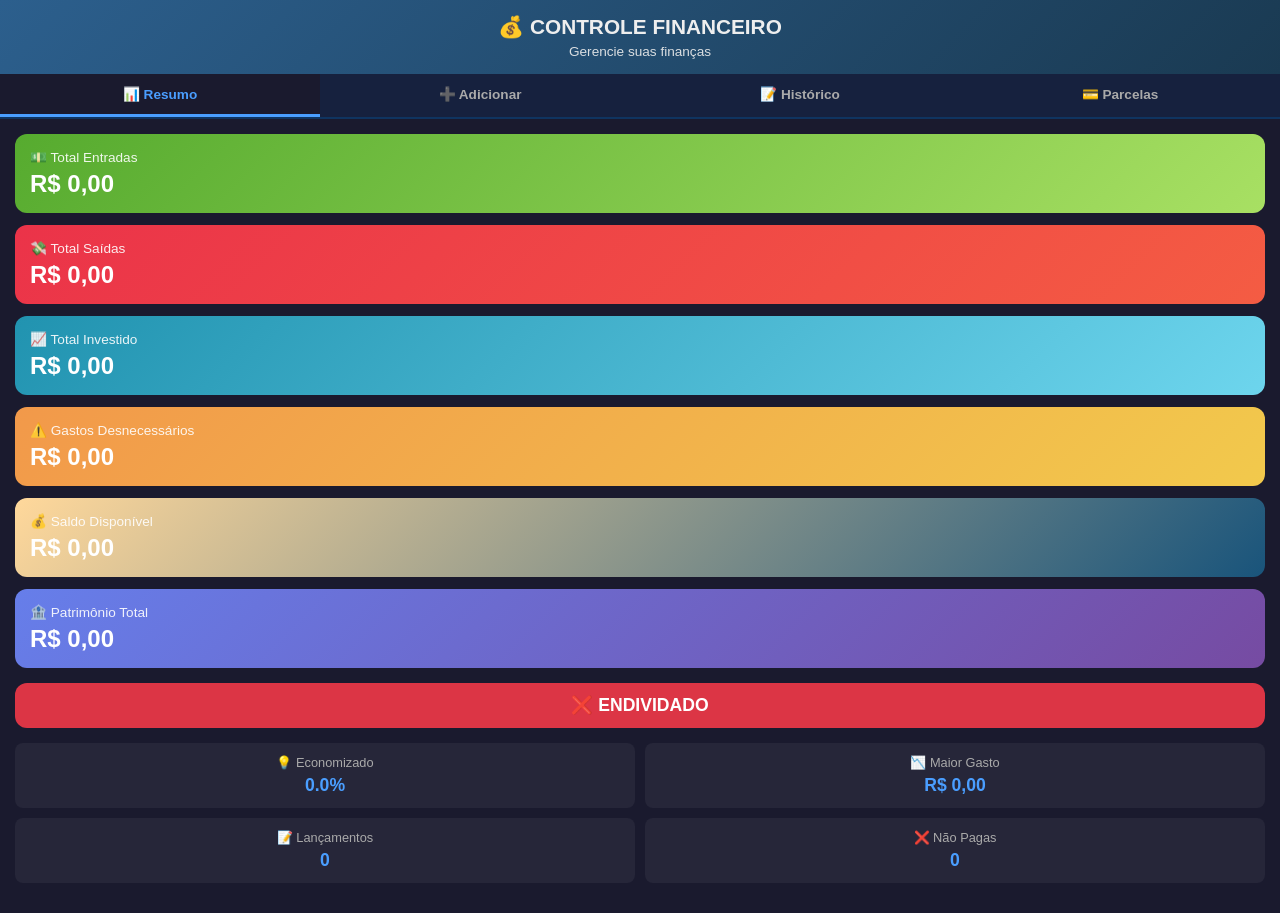
<file: index.html>
<!DOCTYPE html>
<html lang="pt-BR">
<head>
    <meta charset="UTF-8">
    <meta name="viewport" content="width=device-width, initial-scale=1.0, maximum-scale=1.0, user-scalable=no">
    <title>💰 Controle Financeiro Mobile</title>
    <style>
        * {
            margin: 0;
            padding: 0;
            box-sizing: border-box;
            -webkit-tap-highlight-color: transparent;
        }

        body {
            font-family: -apple-system, BlinkMacSystemFont, 'Segoe UI', sans-serif;
            background: #1a1a2e;
            color: #eee;
            overflow-x: hidden;
        }

        /* LAYOUT MOBILE FIRST */
        .app-container {
            display: flex;
            flex-direction: column;
            min-height: 100vh;
        }

        /* HEADER */
        .header {
            background: linear-gradient(135deg, #2C5F8D 0%, #1a3a52 100%);
            padding: 15px;
            text-align: center;
        }

        .header h1 {
            font-size: 1.3em;
            margin-bottom: 5px;
        }

        .header p {
            font-size: 0.85em;
            opacity: 0.9;
        }

        /* ABAS DE NAVEGAÇÃO */
        .nav-tabs {
            display: flex;
            background: #16213e;
            border-bottom: 2px solid #0f3460;
            position: sticky;
            top: 0;
            z-index: 100;
        }

        .nav-tab {
            flex: 1;
            padding: 12px 8px;
            text-align: center;
            background: #16213e;
            color: #aaa;
            border: none;
            font-size: 0.85em;
            font-weight: 600;
            cursor: pointer;
            border-bottom: 3px solid transparent;
        }

        .nav-tab.active {
            color: #4a9eff;
            border-bottom-color: #4a9eff;
            background: #1a1a2e;
        }

        /* CONTEÚDO DAS ABAS */
        .tab-content {
            display: none;
            padding: 15px;
        }

        .tab-content.active {
            display: block;
        }

        /* CARDS DE RESUMO */
        .summary-card {
            border-radius: 12px;
            padding: 15px;
            margin-bottom: 12px;
            color: white;
        }

        .summary-card.green { background: linear-gradient(135deg, #56ab2f 0%, #a8e063 100%); }
        .summary-card.red { background: linear-gradient(135deg, #eb3349 0%, #f45c43 100%); }
        .summary-card.blue { background: linear-gradient(135deg, #2193b0 0%, #6dd5ed 100%); }
        .summary-card.orange { background: linear-gradient(135deg, #f2994a 0%, #f2c94c 100%); }
        .summary-card.yellow { background: linear-gradient(135deg, #ffd89b 0%, #19547b 100%); }
        .summary-card.purple { background: linear-gradient(135deg, #667eea 0%, #764ba2 100%); }

        .summary-label {
            font-size: 0.85em;
            opacity: 0.9;
            margin-bottom: 5px;
        }

        .summary-value {
            font-size: 1.5em;
            font-weight: bold;
        }

        .status-badge {
            padding: 12px;
            border-radius: 12px;
            text-align: center;
            font-weight: bold;
            font-size: 1.1em;
            margin: 15px 0;
        }

        .status-badge.positive { background: #28a745; color: white; }
        .status-badge.negative { background: #dc3545; color: white; }

        /* FORMULÁRIO */
        .form-section {
            background: #16213e;
            border-radius: 12px;
            padding: 15px;
            margin-bottom: 15px;
        }

        .form-title {
            font-size: 1.2em;
            color: #4a9eff;
            margin-bottom: 15px;
            font-weight: bold;
        }

        .form-group {
            margin-bottom: 12px;
        }

        .form-group label {
            display: block;
            margin-bottom: 5px;
            font-size: 0.85em;
            color: #aaa;
            font-weight: 600;
        }

        .form-group input,
        .form-group select {
            width: 100%;
            padding: 14px;
            border: 2px solid #0f3460;
            border-radius: 8px;
            background: #0f1923;
            color: #eee;
            font-size: 16px;
        }

        .form-group input:focus,
        .form-group select:focus {
            outline: none;
            border-color: #4a9eff;
        }

        .checkbox-label {
            display: flex;
            align-items: center;
            gap: 10px;
            margin: 12px 0;
            font-size: 0.9em;
        }

        .checkbox-label input {
            width: 22px;
            height: 22px;
        }

        .btn {
            width: 100%;
            padding: 16px;
            border: none;
            border-radius: 8px;
            font-size: 1em;
            font-weight: bold;
            cursor: pointer;
            margin-top: 10px;
        }

        .btn-primary {
            background: linear-gradient(135deg, #4a9eff 0%, #2C5F8D 100%);
            color: white;
        }

        .btn-success {
            background: #28a745;
            color: white;
            padding: 10px 15px;
            font-size: 0.9em;
        }

        .btn-danger {
            background: #dc3545;
            color: white;
            padding: 10px 15px;
            font-size: 0.9em;
        }

        /* LISTA DE LANÇAMENTOS */
        .lancamento-card {
            background: #16213e;
            border-radius: 10px;
            padding: 12px;
            margin-bottom: 10px;
            border-left: 4px solid #4a9eff;
        }

        .lancamento-header {
            display: flex;
            justify-content: space-between;
            align-items: center;
            margin-bottom: 8px;
        }

        .lancamento-desc {
            font-weight: bold;
            font-size: 1em;
        }

        .lancamento-valor {
            font-size: 1.1em;
            font-weight: bold;
        }

        .lancamento-valor.entrada { color: #56ab2f; }
        .lancamento-valor.saida { color: #eb3349; }
        .lancamento-valor.investimento { color: #2193b0; }

        .lancamento-footer {
            display: flex;
            justify-content: space-between;
            align-items: center;
            margin-top: 8px;
            padding-top: 8px;
            border-top: 1px solid #0f3460;
        }

        .lancamento-data {
            font-size: 0.85em;
            color: #aaa;
        }

        .btn-group {
            display: flex;
            gap: 5px;
        }

        /* EMPTY STATE */
        .empty-state {
            text-align: center;
            padding: 40px 20px;
            color: #666;
        }

        .empty-state-icon {
            font-size: 3em;
            margin-bottom: 10px;
        }

        /* STATUS BADGES */
        .badge-status {
            display: inline-block;
            padding: 4px 10px;
            border-radius: 12px;
            font-size: 0.75em;
            font-weight: bold;
        }

        .badge-paga { background: #28a745; color: white; }
        .badge-nao-paga { background: #dc3545; color: white; }
        .badge-parcelada { background: #ffc107; color: #000; }

        /* STATS */
        .stats-grid {
            display: grid;
            grid-template-columns: 1fr 1fr;
            gap: 10px;
            margin: 15px 0;
        }

        .stat-item {
            background: rgba(255,255,255,0.05);
            padding: 12px;
            border-radius: 8px;
            text-align: center;
        }

        .stat-label {
            font-size: 0.8em;
            color: #aaa;
            margin-bottom: 5px;
        }

        .stat-value {
            font-size: 1.1em;
            font-weight: bold;
            color: #4a9eff;
        }

        /* PARCELAMENTO CARD */
        .parcela-card {
            background: linear-gradient(135deg, #17a2b8 0%, #138496 100%);
            border-radius: 10px;
            padding: 15px;
            margin-bottom: 15px;
            color: white;
        }

        .parcela-title {
            font-size: 1.1em;
            font-weight: bold;
            margin-bottom: 10px;
        }

        .parcela-info {
            background: rgba(255,255,255,0.1);
            padding: 10px;
            border-radius: 8px;
            margin-bottom: 10px;
        }

        .parcela-row {
            display: flex;
            justify-content: space-between;
            margin: 5px 0;
            font-size: 0.9em;
        }

        .progress-bar {
            width: 100%;
            height: 8px;
            background: rgba(255,255,255,0.2);
            border-radius: 10px;
            overflow: hidden;
            margin: 10px 0;
        }

        .progress-fill {
            height: 100%;
            background: #28a745;
            transition: width 0.3s;
        }
    </style>
</head>
<body>
    <div class="app-container">
        <!-- HEADER -->
        <div class="header">
            <h1>💰 CONTROLE FINANCEIRO</h1>
            <p>Gerencie suas finanças</p>
        </div>

        <!-- NAVEGAÇÃO POR ABAS -->
        <div class="nav-tabs">
            <button class="nav-tab active" onclick="trocarAba('resumo')">📊 Resumo</button>
            <button class="nav-tab" onclick="trocarAba('adicionar')">➕ Adicionar</button>
            <button class="nav-tab" onclick="trocarAba('lancamentos')">📝 Histórico</button>
            <button class="nav-tab" onclick="trocarAba('parcelas')">💳 Parcelas</button>
        </div>

        <!-- ABA RESUMO -->
        <div id="tab-resumo" class="tab-content active">
            <div class="summary-card green">
                <div class="summary-label">💵 Total Entradas</div>
                <div class="summary-value" id="total-entradas">R$ 0,00</div>
            </div>

            <div class="summary-card red">
                <div class="summary-label">💸 Total Saídas</div>
                <div class="summary-value" id="total-saidas">R$ 0,00</div>
            </div>

            <div class="summary-card blue">
                <div class="summary-label">📈 Total Investido</div>
                <div class="summary-value" id="total-investimentos">R$ 0,00</div>
            </div>

            <div class="summary-card orange">
                <div class="summary-label">⚠️ Gastos Desnecessários</div>
                <div class="summary-value" id="total-desnecessarios">R$ 0,00</div>
            </div>

            <div class="summary-card yellow">
                <div class="summary-label">💰 Saldo Disponível</div>
                <div class="summary-value" id="saldo-disponivel">R$ 0,00</div>
            </div>

            <div class="summary-card purple">
                <div class="summary-label">🏦 Patrimônio Total</div>
                <div class="summary-value" id="patrimonio-total">R$ 0,00</div>
            </div>

            <div class="status-badge positive" id="status">✅ POSITIVO</div>

            <div class="stats-grid">
                <div class="stat-item">
                    <div class="stat-label">💡 Economizado</div>
                    <div class="stat-value" id="percentual-economizado">0%</div>
                </div>
                <div class="stat-item">
                    <div class="stat-label">📉 Maior Gasto</div>
                    <div class="stat-value" id="maior-gasto">R$ 0,00</div>
                </div>
                <div class="stat-item">
                    <div class="stat-label">📝 Lançamentos</div>
                    <div class="stat-value" id="total-lancamentos">0</div>
                </div>
                <div class="stat-item">
                    <div class="stat-label">❌ Não Pagas</div>
                    <div class="stat-value" id="total-nao-pagas">0</div>
                </div>
            </div>
        </div>

        <!-- ABA ADICIONAR -->
        <div id="tab-adicionar" class="tab-content">
            <div class="form-section">
                <div class="form-title">📝 Novo Lançamento</div>
                
                <form id="form-lancamento">
                    <div class="form-group">
                        <label>Data</label>
                        <input type="date" id="data" required>
                    </div>

                    <div class="form-group">
                        <label>Descrição</label>
                        <input type="text" id="descricao" placeholder="Ex: Supermercado" required>
                    </div>

                    <div class="form-group">
                        <label>Categoria</label>
                        <select id="categoria" required>
                            <option value="Alimentação">🍔 Alimentação</option>
                            <option value="Moradia">🏠 Moradia</option>
                            <option value="Transporte">🚗 Transporte</option>
                            <option value="Lazer">🎮 Lazer</option>
                            <option value="Saúde">💊 Saúde</option>
                            <option value="Contas Fixas">📄 Contas Fixas</option>
                            <option value="Investimentos">📈 Investimentos</option>
                            <option value="Renda">💼 Renda</option>
                            <option value="Outros">🛍️ Outros</option>
                        </select>
                    </div>

                    <div class="form-group">
                        <label>Status de Pagamento</label>
                        <select id="status-pagamento" required>
                            <option value="paga">✅ Paga</option>
                            <option value="nao-paga">❌ Não Paga</option>
                            <option value="parcelada">💳 Parcelada</option>
                        </select>
                    </div>

                    <div class="form-group">
                        <label>💵 Entrada (R$)</label>
                        <input type="number" id="entrada" placeholder="0.00" step="0.01" min="0" value="0">
                    </div>

                    <div class="form-group">
                        <label>💸 Saída (R$)</label>
                        <input type="number" id="saida" placeholder="0.00" step="0.01" min="0" value="0">
                    </div>

                    <div class="form-group">
                        <label>📈 Investimento (R$)</label>
                        <input type="number" id="investimento" placeholder="0.00" step="0.01" min="0" value="0">
                    </div>

                    <div class="form-group">
                        <label>📦 Parcelas (opcional)</label>
                        <input type="number" id="parcelas" placeholder="Ex: 12" min="0" value="0">
                    </div>

                    <label class="checkbox-label">
                        <input type="checkbox" id="desnecessario">
                        <span>⚠️ Gasto Desnecessário</span>
                    </label>

                    <label class="checkbox-label">
                        <input type="checkbox" id="recorrente">
                        <span>🔄 Conta Fixa Recorrente</span>
                    </label>

                    <button type="submit" class="btn btn-primary">➕ Adicionar Lançamento</button>
                </form>
            </div>
        </div>

        <!-- ABA LANÇAMENTOS -->
        <div id="tab-lancamentos" class="tab-content">
            <div id="lista-lancamentos"></div>
        </div>

        <!-- ABA PARCELAS -->
        <div id="tab-parcelas" class="tab-content">
            <div id="lista-parcelas"></div>
        </div>
    </div>

    <script>
        // STORAGE
        const storage = {
            get: (key) => {
                const data = localStorage.getItem(key);
                return data ? JSON.parse(data) : [];
            },
            set: (key, data) => {
                localStorage.setItem(key, JSON.stringify(data));
            }
        };

        let lancamentos = storage.get('lancamentos');
        let contasFixas = storage.get('contasFixas');

        const categorias = {
            'Alimentação': '🍔',
            'Moradia': '🏠',
            'Transporte': '🚗',
            'Lazer': '🎮',
            'Saúde': '💊',
            'Contas Fixas': '📄',
            'Investimentos': '📈',
            'Renda': '💼',
            'Outros': '🛍️'
        };

        // FUNÇÕES
        function trocarAba(aba) {
            document.querySelectorAll('.nav-tab').forEach(tab => tab.classList.remove('active'));
            document.querySelectorAll('.tab-content').forEach(content => content.classList.remove('active'));
            
            event.target.classList.add('active');
            document.getElementById(`tab-${aba}`).classList.add('active');

            if (aba === 'lancamentos') atualizarLancamentos();
            if (aba === 'parcelas') atualizarParcelas();
        }

        function formatarMoeda(valor) {
            return new Intl.NumberFormat('pt-BR', { style: 'currency', currency: 'BRL' }).format(valor);
        }

        function formatarData(data) {
            return new Date(data + 'T00:00:00').toLocaleDateString('pt-BR');
        }

        function gerarId() {
            return Date.now() + Math.random();
        }

        function calcularResumo() {
            const totalEntradas = lancamentos.reduce((acc, l) => acc + (l.entrada || 0), 0);
            const totalSaidas = lancamentos.reduce((acc, l) => acc + (l.saida || 0), 0);
            const totalInvestimentos = lancamentos.reduce((acc, l) => acc + (l.investimento || 0), 0);
            const totalDesnecessarios = lancamentos.reduce((acc, l) => l.desnecessario ? acc + (l.saida || 0) : acc, 0);
            const totalNaoPagas = lancamentos.filter(l => l.statusPagamento === 'nao-paga').length;

            return {
                totalEntradas,
                totalSaidas,
                totalInvestimentos,
                totalDesnecessarios,
                saldoDisponivel: totalEntradas - totalSaidas - totalInvestimentos,
                patrimonioTotal: totalEntradas - totalSaidas,
                percentualEconomizado: totalEntradas > 0 ? ((totalEntradas - totalSaidas) / totalEntradas * 100) : 0,
                maiorGasto: Math.max(...lancamentos.map(l => l.saida || 0), 0),
                totalLancamentos: lancamentos.length,
                totalNaoPagas
            };
        }

        function atualizarDashboard() {
            const resumo = calcularResumo();

            document.getElementById('total-entradas').textContent = formatarMoeda(resumo.totalEntradas);
            document.getElementById('total-saidas').textContent = formatarMoeda(resumo.totalSaidas);
            document.getElementById('total-investimentos').textContent = formatarMoeda(resumo.totalInvestimentos);
            document.getElementById('total-desnecessarios').textContent = formatarMoeda(resumo.totalDesnecessarios);
            document.getElementById('saldo-disponivel').textContent = formatarMoeda(resumo.saldoDisponivel);
            document.getElementById('patrimonio-total').textContent = formatarMoeda(resumo.patrimonioTotal);

            const statusEl = document.getElementById('status');
            if (resumo.patrimonioTotal > 0) {
                statusEl.textContent = '✅ POSITIVO';
                statusEl.className = 'status-badge positive';
            } else {
                statusEl.textContent = '❌ ENDIVIDADO';
                statusEl.className = 'status-badge negative';
            }

            document.getElementById('percentual-economizado').textContent = resumo.percentualEconomizado.toFixed(1) + '%';
            document.getElementById('maior-gasto').textContent = formatarMoeda(resumo.maiorGasto);
            document.getElementById('total-lancamentos').textContent = resumo.totalLancamentos;
            document.getElementById('total-nao-pagas').textContent = resumo.totalNaoPagas;
        }

        function atualizarLancamentos() {
            const container = document.getElementById('lista-lancamentos');
            const mesAtual = new Date().toISOString().slice(0, 7);
            const lancamentosMes = lancamentos.filter(l => l.data.startsWith(mesAtual));

            if (lancamentosMes.length === 0) {
                container.innerHTML = '<div class="empty-state"><div class="empty-state-icon">📭</div><p>Nenhum lançamento neste mês</p></div>';
                return;
            }

            container.innerHTML = '';
            lancamentosMes.sort((a, b) => new Date(b.data) - new Date(a.data)).forEach(l => {
                const valor = l.entrada || l.saida || l.investimento;
                const tipo = l.entrada ? 'entrada' : l.saida ? 'saida' : 'investimento';
                const statusBadge = l.statusPagamento === 'paga' ? '<span class="badge-status badge-paga">✅ Paga</span>' :
                                   l.statusPagamento === 'parcelada' ? '<span class="badge-status badge-parcelada">💳 Parcelada</span>' :
                                   '<span class="badge-status badge-nao-paga">❌ Não Paga</span>';

                const card = document.createElement('div');
                card.className = 'lancamento-card';
                card.innerHTML = `
                    <div class="lancamento-header">
                        <div class="lancamento-desc">${categorias[l.categoria]} ${l.descricao}</div>
                        <div class="lancamento-valor ${tipo}">${formatarMoeda(valor)}</div>
                    </div>
                    <div class="lancamento-footer">
                        <div class="lancamento-data">${formatarData(l.data)} ${statusBadge}</div>
                        <div class="btn-group">
                            ${l.statusPagamento !== 'paga' ? `<button class="btn btn-success" onclick="marcarPaga(${l.id})">✅</button>` : ''}
                            <button class="btn btn-danger" onclick="excluirLancamento(${l.id})">🗑️</button>
                        </div>
                    </div>
                `;
                container.appendChild(card);
            });
        }

        function atualizarParcelas() {
            const container = document.getElementById('lista-parcelas');
            const grupos = {};

            lancamentos.forEach(l => {
                if (l.grupoParcelaId) {
                    if (!grupos[l.grupoParcelaId]) {
                        grupos[l.grupoParcelaId] = {
                            descricao: l.descricaoOriginal || l.descricao,
                            parcelas: [],
                            totalParcelas: l.totalParcelas,
                            valorParcela: l.entrada || l.saida || l.investimento
                        };
                    }
                    grupos[l.grupoParcelaId].parcelas.push(l);
                }
            });

            const parcelamentos = Object.values(grupos);

            if (parcelamentos.length === 0) {
                container.innerHTML = '<div class="empty-state"><div class="empty-state-icon">💳</div><p>Nenhum parcelamento ativo</p></div>';
                return;
            }

            container.innerHTML = '';
            parcelamentos.forEach(p => {
                const pagas = p.parcelas.filter(x => x.statusPagamento === 'paga').length;
                const percentual = (pagas / p.totalParcelas) * 100;

                const card = document.createElement('div');
                card.className = 'parcela-card';
                card.innerHTML = `
                    <div class="parcela-title">${p.descricao}</div>
                    <div class="parcela-info">
                        <div class="parcela-row">
                            <span>Valor da Parcela:</span>
                            <strong>${formatarMoeda(p.valorParcela)}</strong>
                        </div>
                        <div class="parcela-row">
                            <span>Parcelas Pagas:</span>
                            <strong>${pagas}/${p.totalParcelas}</strong>
                        </div>
                        <div class="parcela-row">
                            <span>Valor Total:</span>
                            <strong>${formatarMoeda(p.valorParcela * p.totalParcelas)}</strong>
                        </div>
                    </div>
                    <div class="progress-bar">
                        <div class="progress-fill" style="width: ${percentual}%"></div>
                    </div>
                    <div style="text-align: center; font-size: 0.9em; margin-top: 5px;">
                        ${percentual.toFixed(1)}% concluído
                    </div>
                `;
                container.appendChild(card);
            });
        }

        function marcarPaga(id) {
            const lancamento = lancamentos.find(l => l.id === id);
            if (lancamento) {
                lancamento.statusPagamento = 'paga';
                storage.set('lancamentos', lancamentos);
                atualizarDashboard();
                atualizarLancamentos();
            }
        }

        function excluirLancamento(id) {
            if (confirm('Deseja excluir este lançamento?')) {
                lancamentos = lancamentos.filter(l => l.id !== id);
                storage.set('lancamentos', lancamentos);
                atualizarDashboard();
                atualizarLancamentos();
            }
        }

        // FORM SUBMIT
        document.getElementById('form-lancamento').addEventListener('submit', (e) => {
            e.preventDefault();

            const parcelas = parseInt(document.getElementById('parcelas').value) || 0;
            const lancamento = {
                id: gerarId(),
                data: document.getElementById('data').value,
                descricao: document.getElementById('descricao').value,
                categoria: document.getElementById('categoria').value,
                entrada: parseFloat(document.getElementById('entrada').value) || 0,
                saida: parseFloat(document.getElementById('saida').value) || 0,
                investimento: parseFloat(document.getElementById('investimento').value) || 0,
                statusPagamento: document.getElementById('status-pagamento').value,
                desnecessario: document.getElementById('desnecessario').checked,
                recorrente: document.getElementById('recorrente').checked && parcelas < 2
            };

            if (parcelas >= 2) {
                const grupoId = gerarId();
                const valorParcela = (lancamento.entrada || lancamento.saida || lancamento.investimento) / parcelas;
                
                for (let i = 0; i < parcelas; i++) {
                    const dataParcela = new Date(lancamento.data + 'T00:00:00');
                    dataParcela.setMonth(dataParcela.getMonth() + i);
                    
                    lancamentos.push({
                        id: gerarId() + i,
                        data: dataParcela.toISOString().split('T')[0],
                        descricao: lancamento.descricao,
                        descricaoOriginal: lancamento.descricao,
                        categoria: lancamento.categoria,
                        entrada: lancamento.entrada ? valorParcela : 0,
                        saida: lancamento.saida ? valorParcela : 0,
                        investimento: lancamento.investimento ? valorParcela : 0,
                        statusPagamento: i === 0 && lancamento.statusPagamento === 'paga' ? 'paga' : 'nao-paga',
                        desnecessario: lancamento.desnecessario,
                        parcelaAtual: i + 1,
                        totalParcelas: parcelas,
                        grupoParcelaId: grupoId
                    });
                }
                alert(`✅ ${parcelas} parcelas criadas!`);
            } else {
                lancamentos.push(lancamento);
                alert('✅ Lançamento adicionado!');
            }

            storage.set('lancamentos', lancamentos);
            e.target.reset();
            document.getElementById('data').value = new Date().toISOString().split('T')[0];
            atualizarDashboard();
            trocarAba('resumo');
        });

        // INIT
        document.getElementById('data').value = new Date().toISOString().split('T')[0];
        atualizarDashboard();
    </script>
</body>
</html>
</file>
